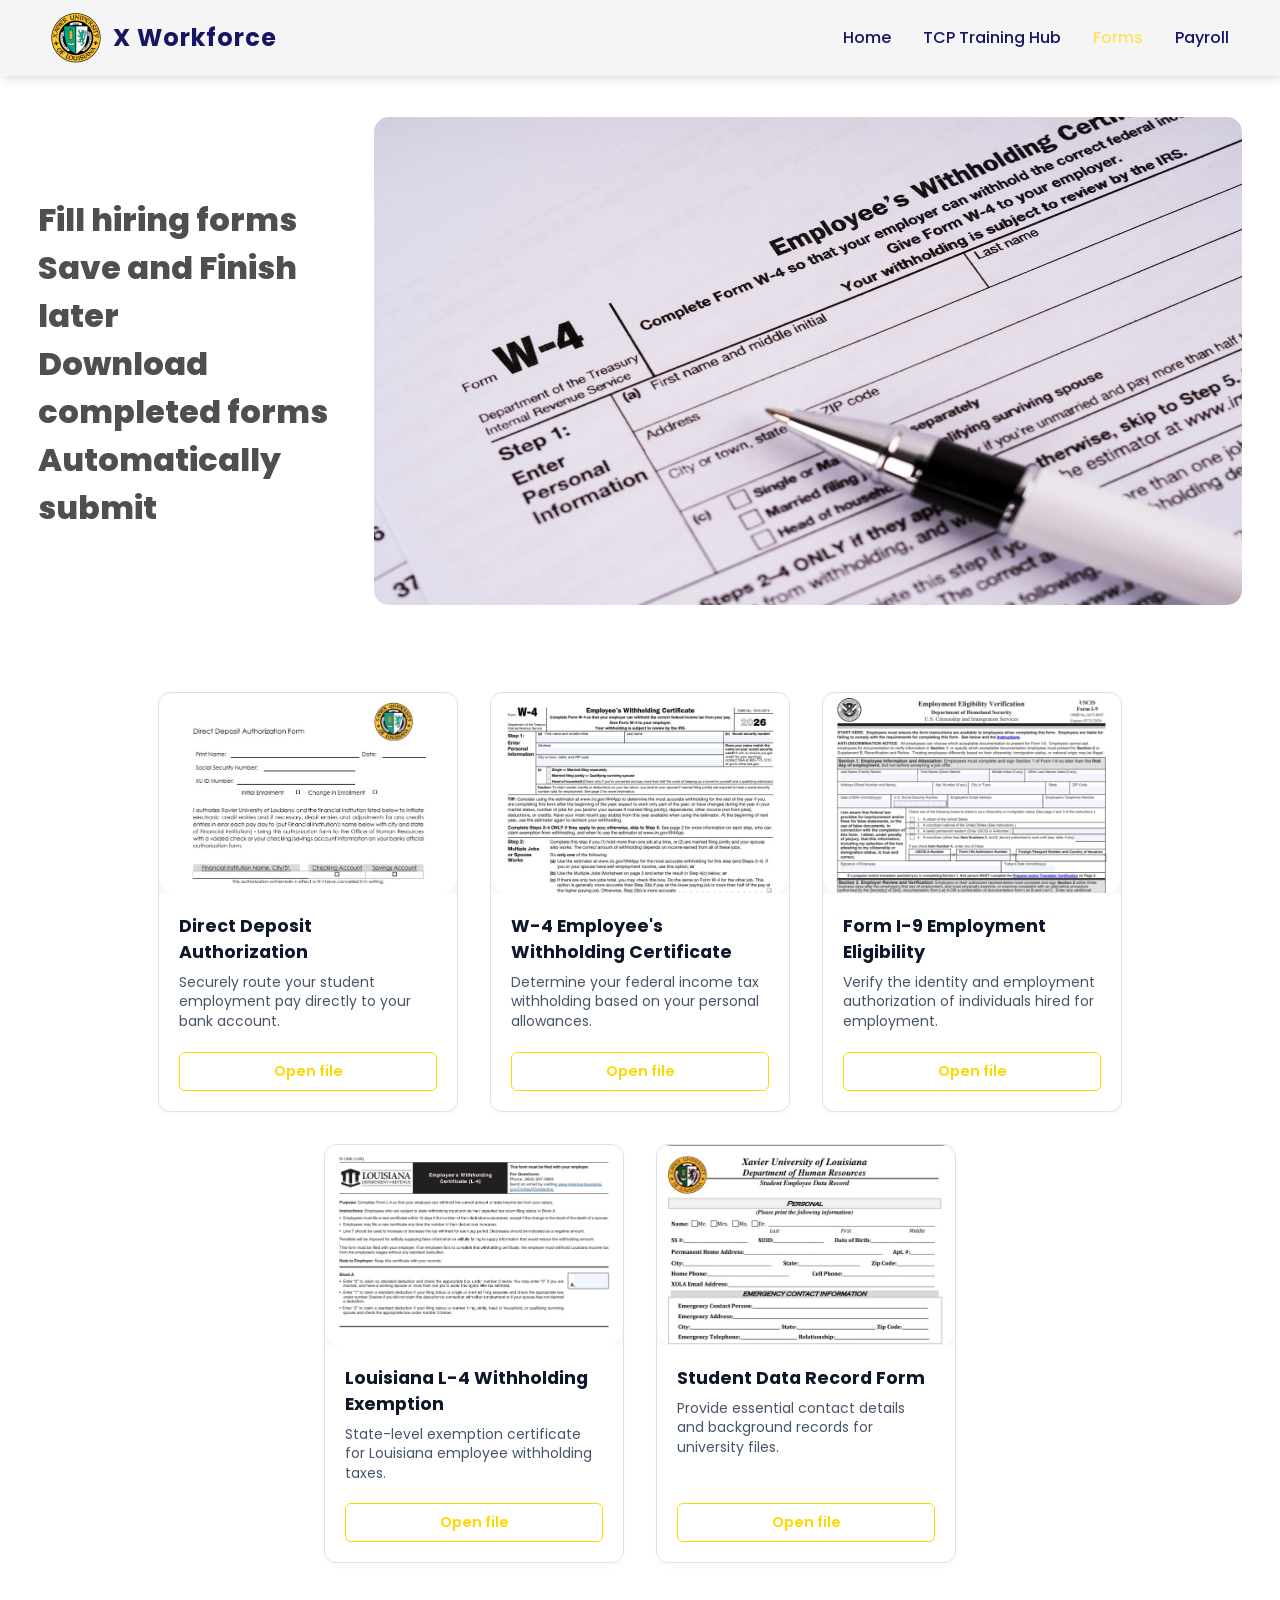
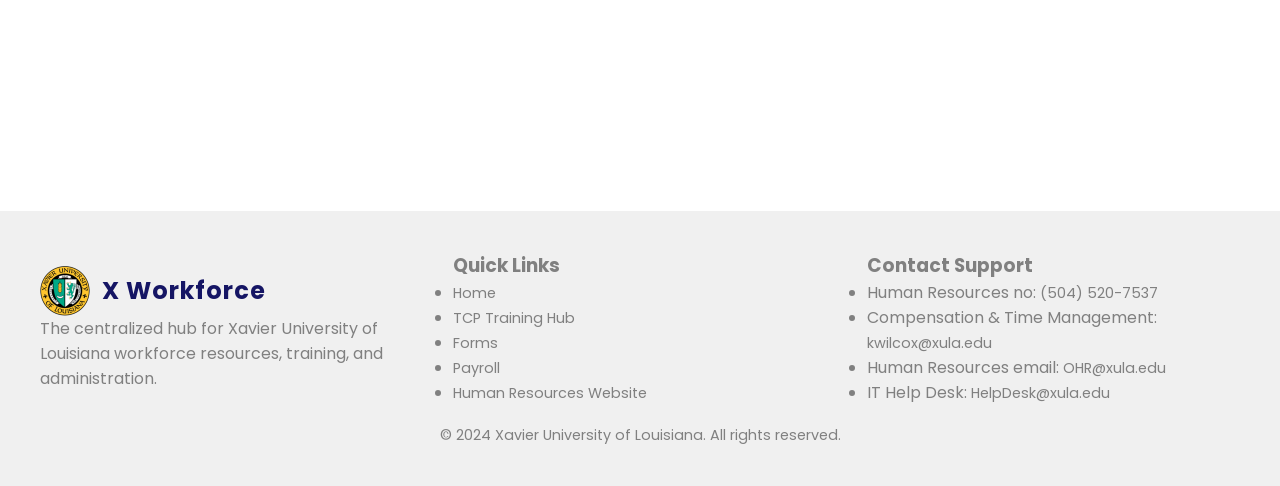
<file: pages/forms.html>
<!doctype html>
<html lang="en">
  <head>
    <meta charset="UTF-8" />
    <meta name="viewport" content="width=device-width, initial-scale=1.0" />
    <meta name="author" content="Xavier University of Louisiana Workforce" />
    <meta name="description" content="A guide for XULA student employees" />
    <title>The XULA Workforce Guide</title>

    <link rel="stylesheet" href="/assets/css/styles.css" />
    <link rel="stylesheet" href="/assets/css/forms.css" />
  </head>

  <body>
    <header>
      <nav class="navbar">
        <a href="/pages/index.html" class="logo">
          <img
            src="/assets/img/xavier-logo-100-x-100.png"
            alt="XULA Logo"
            width="50"
          />
          <span class="logo-text">X Workforce</span>
        </a>

        <button class="open-menu-btn">
          <svg
            xmlns="http://www.w3.org/2000/svg"
            height="24px"
            viewBox="0 -960 960 960"
            width="24px"
          >
            <path
              d="M120-240v-80h720v80H120Zm0-200v-80h720v80H120Zm0-200v-80h720v80H120Z"
            />
          </svg>
        </button>

        <ul class="navigation-links">
          <button class="close-menu-btn">
            <svg
              xmlns="http://www.w3.org/2000/svg"
              height="24px"
              viewBox="0 -960 960 960"
              width="24px"
            >
              <path
                d="m256-200-56-56 224-224-224-224 56-56 224 224 224-224 56 56-224 224 224 224-56 56-224-224-224 224Z"
              />
            </svg>
          </button>
          <li><a href="/pages/index.html">Home</a></li>
          <li><a href="/pages/tcp.html">TCP Training Hub</a></li>
          <li><a href="/pages/forms.html" class="active">Forms</a></li>
          <li><a href="/pages/payroll.html#calendar-table">Payroll</a></li>
        </ul>
      </nav>
    </header>
    <main>
      <section id="forms-introduction">
        <article id="forms-intro">
          <figure>
            <img
              src="../assets/img/about/hiring_forms_image_750_500.jpg"
              alt="Screenshot of a W-4 hiring form"
            />
          </figure>
          <div class="text-content">
            <p>
              Fill hiring forms <br />
              Save and Finish later <br />
              Download completed forms <br />
              Automatically submit
            </p>
          </div>
        </article>
      </section>
      <article id="fillable-hiring-forms">
        <!-- Form Card 1: Direct Deposit -->
        <a href="../assets/files-download/Direct Deposit Authorization Form.pdf" class="form-card" target="_blank">
          <figure class="form-image-container">
            <img 
              src="../assets/img/forms-image/direct_deposit.png" 
              alt="Image of student direct deposit form"
            />
            <div class="preview-overlay"></div>
          </figure>
          <div class="form-card-content">
            <h3 class="form-title">Direct Deposit Authorization</h3>
            <p class="form-description">Securely route your student employment pay directly to your bank account.</p>
            <span class="form-btn">Open file</span>
          </div>
        </a>

        <!-- Form Card 2: W-4 (IRS) -->
        <a href="https://www.irs.gov/pub/irs-pdf/fw4.pdf" class="form-card" target="_blank">
          <figure class="form-image-container">
            <img src="../assets/img/forms-image/w-4.png" alt="Screenshot of a W-4 hiring form" />
            <div class="preview-overlay"></div>
          </figure>
          <div class="form-card-content">
            <h3 class="form-title">W-4 Employee's Withholding Certificate</h3>
            <p class="form-description">Determine your federal income tax withholding based on your personal allowances.</p>
            <span class="form-btn">Open file</span>
          </div>
        </a>

        <!-- Form Card 3: I-9 -->
        <a href="https://www.uscis.gov/sites/default/files/document/forms/i-9.pdf" class="form-card" target="_blank">
          <figure class="form-image-container">
            <img src="../assets/img/forms-image/i-9.png" alt="Form I-9 Employment Eligibility Verification" />
            <div class="preview-overlay"></div>
          </figure>
          <div class="form-card-content">
            <h3 class="form-title">Form I-9 Employment Eligibility</h3>
            <p class="form-description">Verify the identity and employment authorization of individuals hired for employment.</p>
            <span class="form-btn">Open file</span>
          </div>
        </a>

        <!-- Form Card 4: L-4 -->
        <a href="https://dam.ldr.la.gov/taxforms/1300(1_25)F.pdf" class="form-card" target="_blank">
          <figure class="form-image-container">
            <img src="../assets/img/forms-image/l-4.png" alt="Louisiana L-4 form" />
            <div class="preview-overlay"></div>
          </figure>
          <div class="form-card-content">
            <h3 class="form-title">Louisiana L-4 Withholding Exemption</h3>
            <p class="form-description">State-level exemption certificate for Louisiana employee withholding taxes.</p>
            <span class="form-btn">Open file</span>
          </div>
        </a>

        <!-- Form Card 5: Student Data Record -->
        <a href="../assets/files-download/Student Data Record Form.pdf" class="form-card" target="_blank">
          <figure class="form-image-container">
            <img src="../assets/img/forms-image/student-data-rec.png" alt="Student Data Record Form" />
            <div class="preview-overlay"></div>
          </figure>
          <div class="form-card-content">
            <h3 class="form-title">Student Data Record Form</h3>
            <p class="form-description">Provide essential contact details and background records for university files.</p>
            <span class="form-btn">Open file</span>
          </div>
        </a>
      </article>
    </main> 

    <footer>
      <section id="outro-links">
        <article id="outro-summary">
          <a href="/pages/index.html" class="logo">
            <img
              src="/assets/img/xavier-logo-100-x-100.png"
              alt="XULA Logo"
              width="50"
            />
            <span class="logo-text">X Workforce</span>
          </a>
          <p>
            The centralized hub for Xavier University of Louisiana workforce
            resources, training, and administration.
          </p>
        </article>
        <article id="quick-links">
          <h3>Quick Links</h3>
          <ul class="footer-links">
              <li><a href="/pages/index.html" class="active">Home</a></li>
              <li><a href="/pages/tcp.html">TCP Training Hub</a></li>
              <li><a href="/pages/forms.html">Forms</a></li>
              <li><a href="/pages/payroll.html">Payroll</a></li>
              <li><a href="https://www.xula.edu/faculty-staff/human-resources/" target="_blank">Human Resources Website</a></li>
          </ul>
        </article>
        <article id="contact-info">
          <h3>Contact Support</h3>
          <ul class="footer-links">
              <li>Human Resources no: <a href="tel:504-520-7537">(504) 520-7537</a></li>
              <li>Compensation & Time Management: <a href="mailto:kwilcox@xula.edu">kwilcox@xula.edu</a></li>
              <li>Human Resources email: <a href="mailto:OHR@xula.edu">OHR@xula.edu</a></li>
              <li>IT Help Desk: <a href="mailto:HelpDesk@xula.edu">HelpDesk@xula.edu</a></li>
            </ul>
        </article>
      </section>
      <section id="copyright">
        <p>
          &copy; 2024 Xavier University of Louisiana. All rights reserved.
        </p>
    </footer>
    <script src="/assets/js/sidebar.js"></script>
  </body>
</html>

<!-- Access important forms Check out the payroll process for the next pay date, and more.<br /> -->
</file>
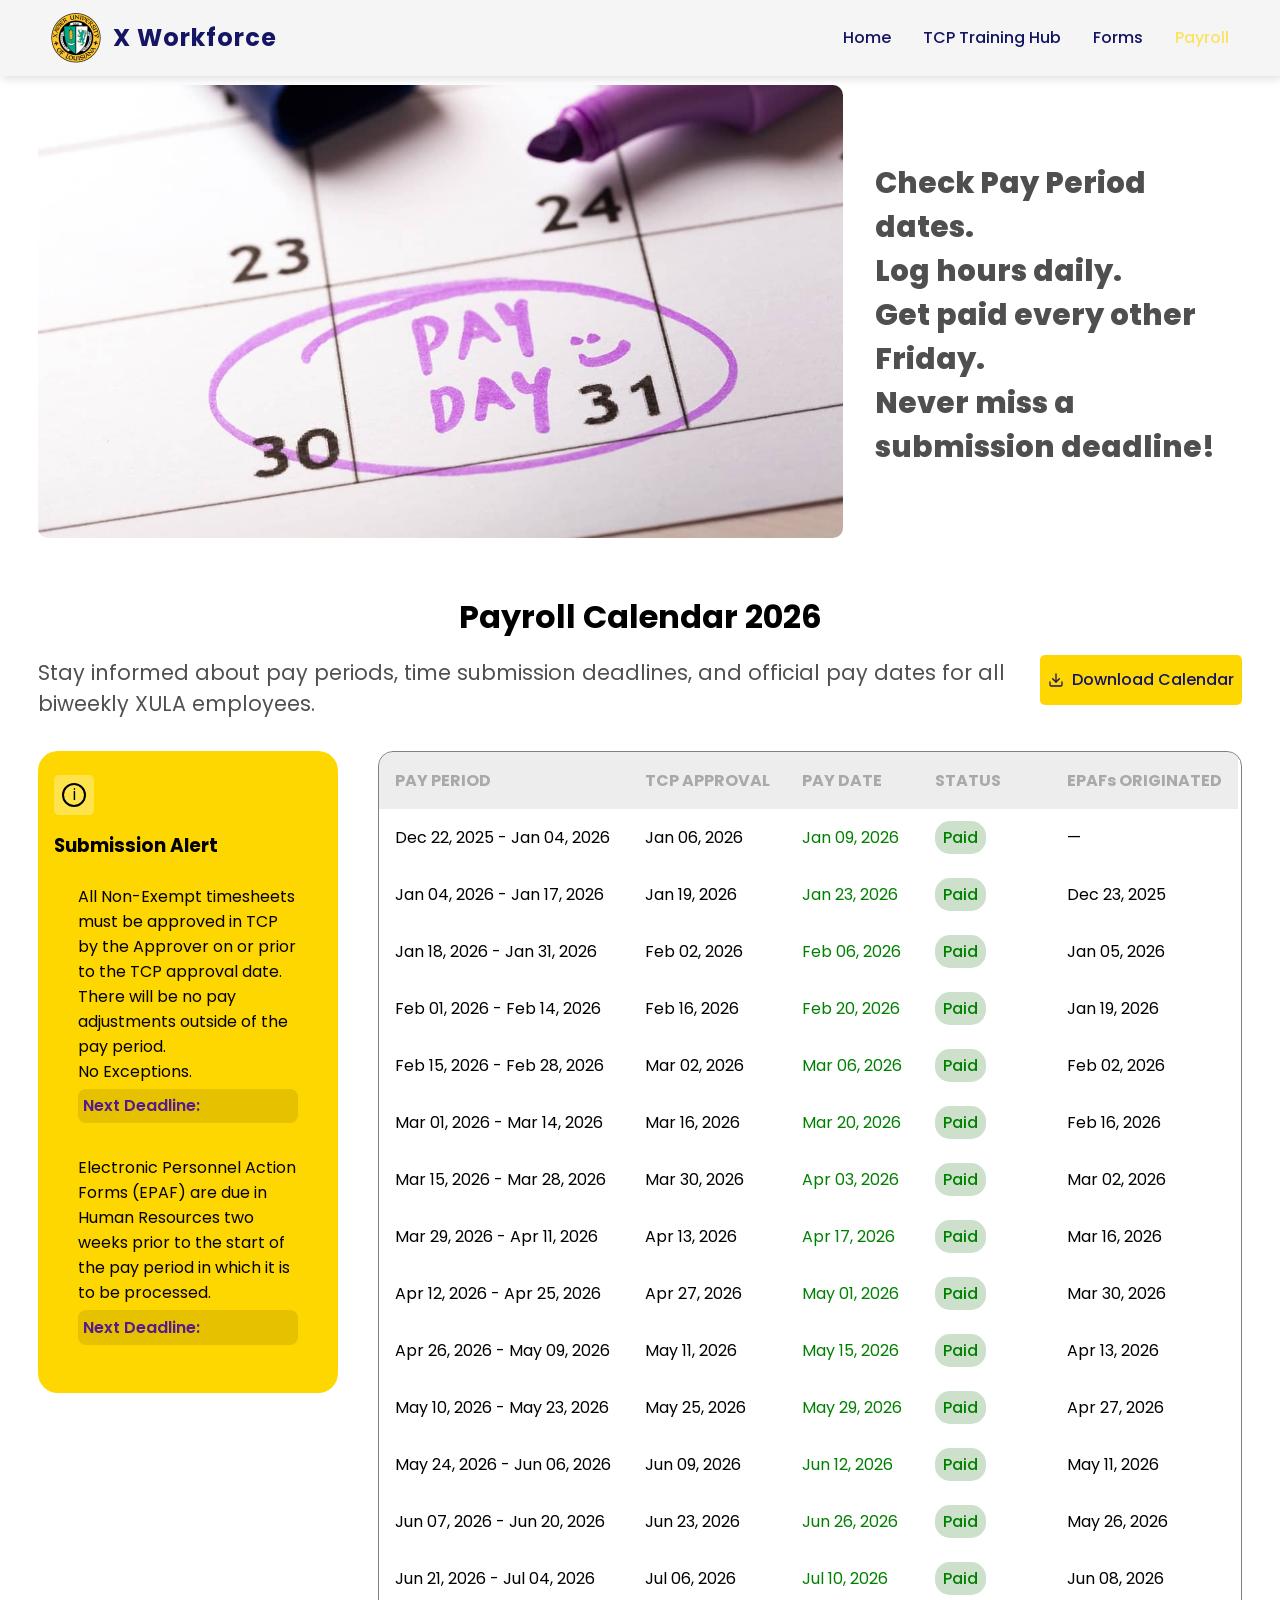
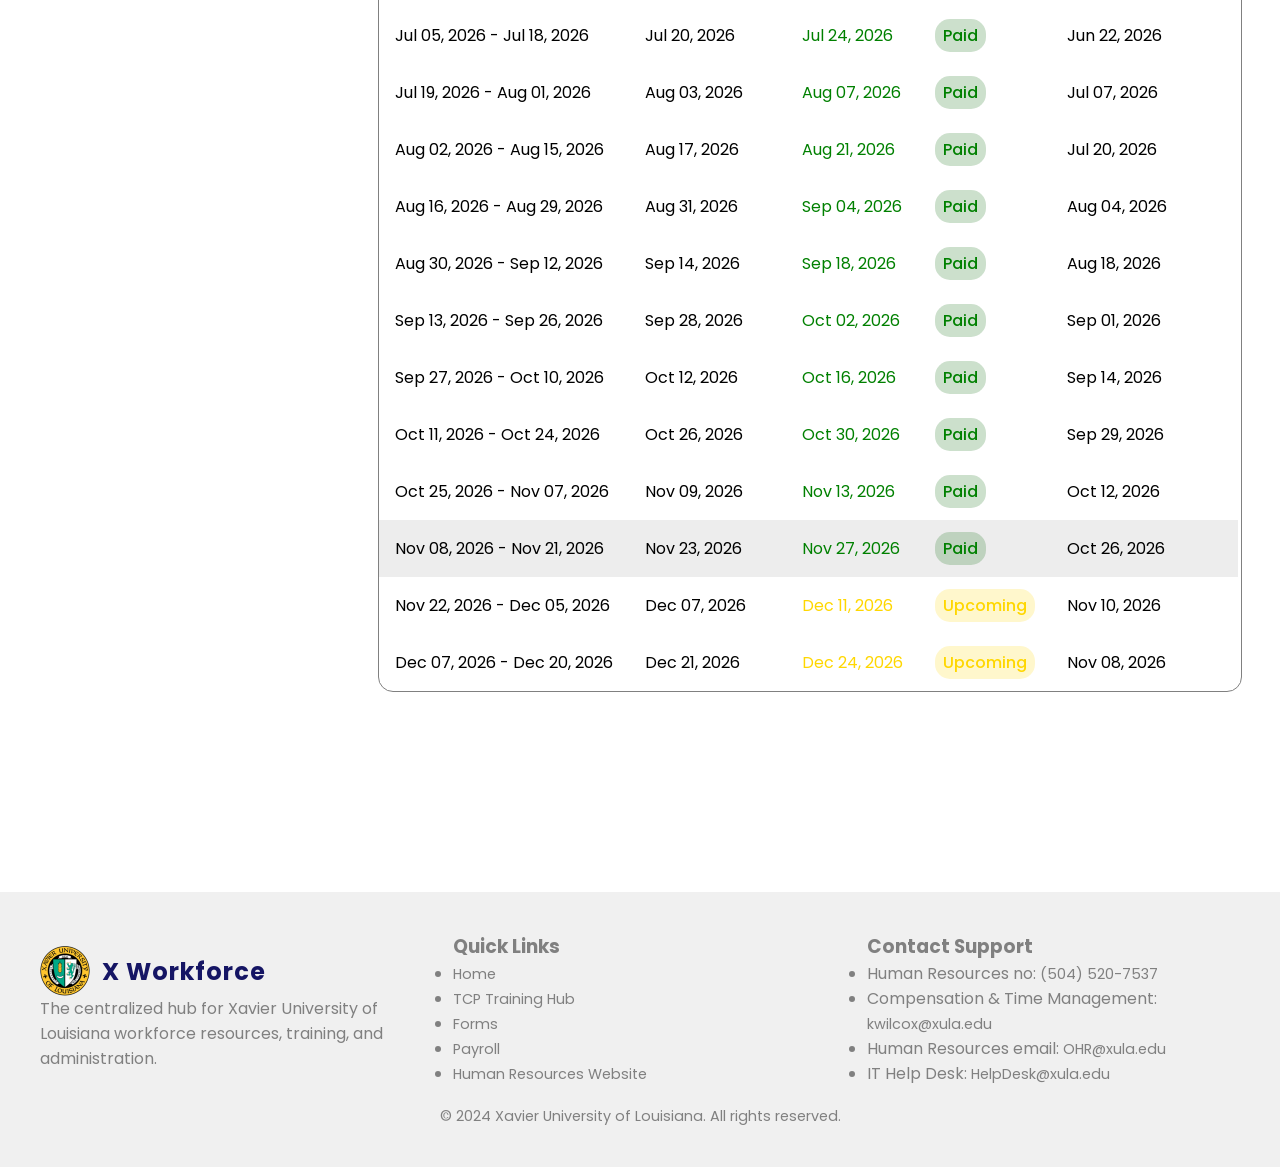
<file: pages/payroll.html>
<!doctype html>
<html lang="en">
  <head>
    <meta charset="UTF-8" />
    <meta name="viewport" content="width=device-width, initial-scale=1.0" />
    <meta name="author" content="Xavier University of Louisiana Workforce" />
    <meta name="description" content="A guide for XULA student employees" />
    <title>The XULA Workforce Guide</title>

    <link rel="stylesheet" href="/assets/css/styles.css" />
    <link rel="stylesheet" href="/assets/css/payroll_styles.css" />
  </head>

  <body>
    <header>
      <nav class="navbar">
        <a href="/pages/index.html" class="logo">
          <img
            src="/assets/img/xavier-logo-100-x-100.png"
            alt="XULA Logo"
            width="50"
          />
          <span class="logo-text">X Workforce</span>
        </a>

        <button class="open-menu-btn">
          <svg
            xmlns="http://www.w3.org/2000/svg"
            height="24px"
            viewBox="0 -960 960 960"
            width="24px"
          >
            <path
              d="M120-240v-80h720v80H120Zm0-200v-80h720v80H120Zm0-200v-80h720v80H120Z"
            />
          </svg>
        </button>

        <ul class="navigation-links">
          <button class="close-menu-btn">
            <svg
              xmlns="http://www.w3.org/2000/svg"
              height="24px"
              viewBox="0 -960 960 960"
              width="24px"
            >
              <path
                d="m256-200-56-56 224-224-224-224 56-56 224 224 224-224 56 56-224 224 224 224-56 56-224-224-224 224Z"
              />
            </svg>
          </button>
          <li><a href="/pages/index.html">Home</a></li>
          <li><a href="/pages/tcp.html" >TCP Training Hub</a></li>
          <li><a href="/pages/forms.html">Forms</a></li>
          <li><a href="/pages/payroll.html#payroll-calendar-info" class="active">Payroll</a></li>
        </ul>
      </nav>
    </header>

    <main>
        <section id="payroll-introduction">
            <article id="payroll-intro">
                <figure>
                <img
                    src="../assets/img/about/payroll_calendar_image_1200_x_675.png"
                    alt="Image of circled payday on  calendar"
                />
                </figure>
                <div class="text-content">
                <p>
                    Check Pay Period dates.<br />
                    Log hours daily.<br />
                    Get paid every other Friday.<br />
                    Never miss a submission deadline!
                </p>
                </div>
            </article>
        </section>
        <article id="payroll-calendar-info">
            <h2>Payroll Calendar 2026</h2>
            <div id="payroll-file">
                <p>Stay informed about pay periods, time submission deadlines, and official pay dates for all biweekly XULA employees.</p>
                <a class="download-link" href="../assets/files-download/2026_Biweekly_Employee_Payroll_Calendar.pdf" download="2026_Biweekly_Employee_Payroll_Calendar">
                    <svg width="16" height="16" viewBox="0 0 24 24" fill="none" stroke="currentColor" stroke-width="2" stroke-linecap="round" stroke-linejoin="round">
                        <path d="M21 15v4a2 2 0 0 1-2 2H5a2 2 0 0 1-2-2v-4"></path>
                        <polyline points="7 10 12 15 17 10"></polyline>
                        <line x1="12" y1="15" x2="12" y2="3"></line>
                    </svg>
                    Download Calendar
                </a>
            </div>
        </article>
        <section id="calendar-alert-table">
          <article id="calendar-alert">
            <div class="square-icon-wrapper">
              <div class="circle">
                i
              </div>
            </div>
            <h3>Submission Alert</h3>
            <ul>
              <li>
                <p>
                  All Non-Exempt timesheets must be approved in TCP by the Approver on or prior to the TCP approval date.
                  There will be no pay adjustments outside of the pay period. <br>
                  No Exceptions.
                  <a  id="tcp-deadline-date" href="" class="deadline">Next Deadline: <span></span></a>
          
                </p>
              </li>
              <li>
                <p>
                  Electronic Personnel Action Forms (EPAF) are due in Human Resources two weeks prior to the start of the pay
                  period in which it is to be processed.
                  <a id="epafs-deadline-date" href="" class="deadline">Next Deadline: <span id="epaf-deadline-date"></span></a>
                </p>
              </li>
            </ul>
          </article>
          <div class="table-container">
            <table id="calendar-table">
              <thead>
                <tr>
                  <th>PAY PERIOD</th>
                  <th>TCP APPROVAL</th>
                  <th>PAY DATE</th>
                  <th>STATUS</th>
                  <th>EPAFs ORIGINATED</th>
                </tr>
              </thead>
              <tbody>
                <tr>
                  <td>Dec 22, 2025 - Jan 04, 2026</td>
                  <td>Jan 06, 2026</td>
                  <td>Jan 09, 2026</td>
                  <td><span class="status-frame">Upcoming</span></td>
                  <td>—</td>
                </tr>
                <tr>
                  <td>Jan 04, 2026 - Jan 17, 2026</td>
                  <td>Jan 19, 2026</td>
                  <td>Jan 23, 2026</td>
                  <td><span class="status-frame">Upcoming</span></td>
                  <td>Dec 23, 2025</td>
                </tr>
                <tr>
                  <td>Jan 18, 2026 - Jan 31, 2026</td>
                  <td>Feb 02, 2026</td>
                  <td>Feb 06, 2026</td>
                  <td><span class="status-frame">Upcoming</span></td>
                  <td>Jan 05, 2026</td>
                </tr>
                <tr>
                  <td>Feb 01, 2026 - Feb 14, 2026</td>
                  <td>Feb 16, 2026</td>
                  <td>Feb 20, 2026</td>
                  <td><span class="status-frame">Upcoming</span></td>
                  <td>Jan 19, 2026</td>
                </tr>
                <tr>
                  <td>Feb 15, 2026 - Feb 28, 2026</td>
                  <td>Mar 02, 2026</td>
                  <td>Mar 06, 2026</td>
                  <td><span class="status-frame">Upcoming</span></td>
                  <td>Feb 02, 2026</td>
                </tr>
                <tr>
                  <td>Mar 01, 2026 - Mar 14, 2026</td>
                  <td>Mar 16, 2026</td>
                  <td>Mar 20, 2026</td>
                  <td><span class="status-frame">Upcoming</span></td>
                  <td>Feb 16, 2026</td>
                </tr>
                <tr>
                  <td>Mar 15, 2026 - Mar 28, 2026</td>
                  <td>Mar 30, 2026</td>
                  <td>Apr 03, 2026</td>
                  <td><span class="status-frame">Upcoming</span></td>
                  <td>Mar 02, 2026</td>
                </tr>
                <tr>
                  <td>Mar 29, 2026 - Apr 11, 2026</td>
                  <td>Apr 13, 2026</td>
                  <td>Apr 17, 2026</td>
                  <td><span class="status-frame">Upcoming</span></td>
                  <td>Mar 16, 2026</td>
                </tr>
                <tr>
                  <td>Apr 12, 2026 - Apr 25, 2026</td>
                  <td>Apr 27, 2026</td>
                  <td>May 01, 2026</td>
                  <td><span class="status-frame">Upcoming</span></td>
                  <td>Mar 30, 2026</td>
                </tr>
                <tr>
                  <td>Apr 26, 2026 - May 09, 2026</td>
                  <td>May 11, 2026</td>
                  <td>May 15, 2026</td>
                  <td><span class="status-frame">Upcoming</span></td>
                  <td>Apr 13, 2026</td>
                </tr>
                <tr>
                  <td>May 10, 2026 - May 23, 2026</td>
                  <td>May 25, 2026</td>
                  <td>May 29, 2026</td>
                  <td><span class="status-frame">Upcoming</span></td>
                  <td>Apr 27, 2026</td>
                </tr>
                <tr>
                  <td>May 24, 2026 - Jun 06, 2026</td>
                  <td>Jun 09, 2026</td>
                  <td>Jun 12, 2026</td>
                  <td><span class="status-frame">Upcoming</span></td>
                  <td>May 11, 2026</td>
                </tr>
                <tr>
                  <td>Jun 07, 2026 - Jun 20, 2026</td>
                  <td>Jun 23, 2026</td>
                  <td>Jun 26, 2026</td>
                  <td><span class="status-frame">Upcoming</span></td>
                  <td>May 26, 2026</td>
                </tr>
                <tr>
                  <td>Jun 21, 2026 - Jul 04, 2026</td>
                  <td>Jul 06, 2026</td>
                  <td>Jul 10, 2026</td>
                  <td><span class="status-frame">Upcoming</span></td>
                  <td>Jun 08, 2026</td>
                </tr>
                <tr>
                  <td>Jul 05, 2026 - Jul 18, 2026</td>
                  <td>Jul 20, 2026</td>
                  <td>Jul 24, 2026</td>
                  <td><span class="status-frame">Upcoming</span></td>
                  <td>Jun 22, 2026</td>
                </tr>
                <tr>
                  <td>Jul 19, 2026 - Aug 01, 2026</td>
                  <td>Aug 03, 2026</td>
                  <td>Aug 07, 2026</td>
                  <td><span class="status-frame">Upcoming</span></td>
                  <td>Jul 07, 2026</td>
                </tr>
                <tr>
                  <td>Aug 02, 2026 - Aug 15, 2026</td>
                  <td>Aug 17, 2026</td>
                  <td>Aug 21, 2026</td>
                  <td><span class="status-frame">Upcoming</span></td>
                  <td>Jul 20, 2026</td>
                </tr>
                <tr>
                  <td>Aug 16, 2026 - Aug 29, 2026</td>
                  <td>Aug 31, 2026</td>
                  <td>Sep 04, 2026</td>
                  <td><span class="status-frame">Upcoming</span></td>
                  <td>Aug 04, 2026</td>
                </tr>
                <tr>
                  <td>Aug 30, 2026 - Sep 12, 2026</td>
                  <td>Sep 14, 2026</td>
                  <td>Sep 18, 2026</td>
                  <td><span class="status-frame">Upcoming</span></td>
                  <td>Aug 18, 2026</td>
                </tr>
                <tr>
                  <td>Sep 13, 2026 - Sep 26, 2026</td>
                  <td>Sep 28, 2026</td>
                  <td>Oct 02, 2026</td>
                  <td><span class="status-frame">Upcoming</span></td>
                  <td>Sep 01, 2026</td>
                </tr>
                <tr>
                  <td>Sep 27, 2026 - Oct 10, 2026</td>
                  <td>Oct 12, 2026</td>
                  <td>Oct 16, 2026</td>
                  <td><span class="status-frame">Upcoming</span></td>
                  <td>Sep 14, 2026</td>
                </tr>
                <tr>
                  <td>Oct 11, 2026 - Oct 24, 2026</td>
                  <td>Oct 26, 2026</td>
                  <td>Oct 30, 2026</td>
                  <td><span class="status-frame">Upcoming</span></td>
                  <td>Sep 29, 2026</td>
                </tr>
                <tr>
                  <td>Oct 25, 2026 - Nov 07, 2026</td>
                  <td>Nov 09, 2026</td>
                  <td>Nov 13, 2026</td>
                  <td><span class="status-frame">Upcoming</span></td>
                  <td>Oct 12, 2026</td>
                </tr>
                <tr>
                  <td>Nov 08, 2026 - Nov 21, 2026</td>
                  <td>Nov 23, 2026</td>
                  <td>Nov 27, 2026</td>
                  <td><span class="status-frame">Upcoming</span></td>
                  <td>Oct 26, 2026</td>
                </tr>
                <tr>
                  <td>Nov 22, 2026 - Dec 05, 2026</td>
                  <td>Dec 07, 2026</td>
                  <td>Dec 11, 2026</td>
                  <td><span class="status-frame">Upcoming</span></td>
                  <td>Nov 10, 2026</td>
                </tr>
                <tr>
                  <td>Dec 07, 2026 - Dec 20, 2026</td>
                  <td>Dec 21, 2026</td>
                  <td>Dec 24, 2026</td>
                  <td><span class="status-frame">Upcoming</span></td>
                  <td>Nov 08, 2026</td>
                </tr>
              </tbody>
            </table>
          </div>
        </section>
    </main>
    <footer>
      <section id="outro-links">
        <article id="outro-summary">
          <a href="/pages/index.html" class="logo">
            <img
              src="/assets/img/xavier-logo-100-x-100.png"
              alt="XULA Logo"
              width="50"
            />
            <span class="logo-text">X Workforce</span>
          </a>
          <p>
            The centralized hub for Xavier University of Louisiana workforce
            resources, training, and administration.
          </p>
        </article>
        <article id="quick-links">
          <h3>Quick Links</h3>
          <ul class="footer-links">
              <li><a href="/pages/index.html" class="active">Home</a></li>
              <li><a href="/pages/tcp.html">TCP Training Hub</a></li>
              <li><a href="/pages/forms.html">Forms</a></li>
              <li><a href="/pages/payroll.html">Payroll</a></li>
              <li><a href="https://www.xula.edu/faculty-staff/human-resources/" target="_blank">Human Resources Website</a></li>
          </ul>
        </article>
        <article id="contact-info">
          <h3>Contact Support</h3>
          <ul class="footer-links">
              <li>Human Resources no: <a href="tel:504-520-7537">(504) 520-7537</a></li>
              <li>Compensation & Time Management: <a href="mailto:kwilcox@xula.edu">kwilcox@xula.edu</a></li>
              <li>Human Resources email: <a href="mailto:OHR@xula.edu">OHR@xula.edu</a></li>
              <li>IT Help Desk: <a href="mailto:HelpDesk@xula.edu">HelpDesk@xula.edu</a></li>
            </ul>
        </article>
      </section>
      <section id="copyright">
        <p>
          &copy; 2024 Xavier University of Louisiana. All rights reserved.
        </p>
    </footer>

    </main>
    <script src="../assets/js/sidebar.js"></script>
    <script src="../assets/js/payroll.js"></script>
  </body>
</html>
</file>
<file: assets/css/styles.css>
@import url("https://fonts.googleapis.com/css2?family=Poppins:wght@200;300;400;500;600;700&display=swap");

:root {
  --nav-link-color: rgb(21, 21, 100);
  --xula-gold-color: gold;
  --white-background-color: whitesmoke;
}

* {
  margin: 0;
  padding: 0;
  box-sizing: border-box;
}

/* * {
  outline: 1px solid red !important;
} */

body {
  font-family: "Poppins", sans-serif;
}

a {
  text-decoration: none;
}

img {
  width: 100%;
  border-radius: 15px;
}

.navbar {
  position: fixed;
  width: 100%;
  background-color: var(--white-background-color);
  padding: 1vw 4vw;
  z-index: 999;
  display: flex;
  align-items: center;
  justify-content: space-between;
  box-shadow: 2px 2px 10px rgba(0, 0, 0, 0.15);
}

.download-link {
  display: flex;
  align-items: center;
  gap: 0.5rem;
  padding: 0.5rem;
  height: 50px;
  white-space: nowrap;
  background-color: var(--xula-gold-color);
  color: var(--nav-link-color);
  border-radius: 5px;
  font-weight: 500;
  transition: background-color 0.3s ease-in;
}

.download-link:hover {
  background-color: rgb(168, 161, 27);
}

/* Logo Styling */
.logo-text {
  font-size: 1.5rem;
  font-weight: 700;
  letter-spacing: 1px;
  color: var(--nav-link-color);
}

.logo {
  display: flex;
  align-items: center;
}

.logo img {
  width: 50px;
  cursor: pointer;
  height: auto;
  margin-right: 0.75rem;
}

.open-menu-btn,
.close-menu-btn {
  fill: var(--nav-link-color);
  border: none;
  height: 24px;
  display: none;
  cursor: pointer;
  background-color: transparent;
}

/* Navigation Links */
.navigation-links {
  list-style: none;
  display: flex;
  gap: 2rem;
  align-items: center;
}

.navigation-links li a {
  color: var(--nav-link-color);
  font-weight: 500;
  /* font-size: 16px; */
  transition: all 0.3s ease;
  position: relative;
}

/* Hover & Active States */
.navigation-links li a:hover {
  color: var(--xula-gold-color);
}

.navigation-links li a.active {
  color: var(--xula-gold-color);
  pointer-events: none;
  cursor: default;
  opacity: 0.6;
  text-decoration: none;
}

/* Subtle underline effect on hover */
.navigation-links li a::after {
  content: "";
  position: absolute;
  width: 0;
  bottom: -5px;
  left: 0;
  height: 2px;
  background-color: var(--xula-gold-color);
  transition: width 0.3s ease;
  display: block;
}

.navigation-links li a:hover::after,
.navigation-links li a:active::after {
  width: 100%;
}

@media (max-width: 768px) {
  .logo-text {
    font-size: 1.2rem;
  }
  .navigation-links {
    gap: 1rem;
  }
}

@media (max-width: 620px) {
  .navigation-links {
    position: fixed;
    top: 0;
    right: -250px;
    width: 250px;
    border-radius: 10px;
    /* height: 100vh; */
    z-index: 1000;
    background-color: var(--white-background-color);

    flex-direction: column;
    align-items: flex-start;
    padding: 2rem;
    transition: right 0.4s ease-out;
    /* animation: sidebar-slide 2s ease-out 0.1s forwards ; */
  }

  .navigation-links.show {
    right: 0;
  }

  /* @keyframes sidebar-slide{

    100% {
      right: 0;
    }
    
  } */

  /* @keyframes reverse-sidebar-slide{
    0% {
      right: 0;
    }

    100% {
      right: -100%;
    }
    
  } */

  nav li {
    padding-block: 0.5rem;
  }

  .open-menu-btn,
  .close-menu-btn {
    display: block;
  }
}

/* @media (max-width: 700px) {
  .navigation-links {
    position: fixed;
    top: 0;
    right: 0;
    height: 100vh;
    z-index: 100000;
    background-color: var(--white-background-color);

    flex-direction: column;
  }
} */

#introduction {
  background-image:
    linear-gradient(rgba(32, 31, 31, 0.5), rgba(32, 31, 31, 0.5)),
    url(/assets/img/xavier-university-1920_x_1080.png);
  width: 100%;
  height: 100vh;
  background-size: cover;
  background-position: center;
  display: flex;
  flex-direction: column;
  justify-content: center; /*Down*/
  align-items: center;
  text-align: center;
  color: white;
  padding-top: 60px;
}
section h1 {
  margin-top: 60px;
}

p + .typing-text-container {
  margin-top: 1rem;
}

.typed-cursor,
#typing-text {
  font-size: 1.2rem;
  color: var(--white-background-color);
}

.typing-text-container {
  margin-top: 20px;
  font-size: 1.25rem;
  color: white;
}

.btn-link {
  background-color: var(--xula-gold-color);
  color: black;
  padding: 0.75rem 1.5rem;
  border-radius: 5px;
  font-weight: 500;
  margin-top: 40px;
  transition: background-color 0.3s ease;
}

.image-text-split {
  display: flex;
  align-items: center;
  gap: 2rem;
  max-width: 1200px;
  width: 100%;
  margin: 40px auto;
  padding: 10px;
}

:nth-child(2 of .image-text-split) {
  flex-direction: row-reverse;
}

:nth-child(2 of .image-text-split) .text-content {
  text-align: right;
  align-items: flex-end;
}

.image-text-split figure {
  padding: 10px;
}

.image-text-split .text-content {
  display: flex;
  flex-direction: column;
  align-items: flex-start;
}

.image-text-split p {
  font-family: "Poppins", sans-serif;
  font-size: 1.5rem;
}

.image-text-split img {
  border-radius: 10px;
  border: 1px solid rgba(0, 0, 0, 0.1);
  box-shadow: 10px 10px 10px rgba(0, 0, 0, 0.1);
  max-height: 100%;
}

@media (max-width: 800px) {
  .image-text-split {
    flex-direction: column;
    align-items: center;
    gap: 10px;
  }

  :nth-child(2 of .image-text-split) {
    flex-direction: column;
    text-align: center;
  }

  :nth-child(2 of .image-text-split) .text-content {
    text-align: center;
    align-items: center;
  }

  .image-text-split figure {
    width: 75%;
    padding: 0;
  }

  .image-text-split .text-content {
    align-items: center;
    text-align: center;
    padding-inline: 20px;
    justify-content: flex-start;
  }

  .btn-link {
    margin-top: 20px;
  }
}

@media (max-width: 450px) {
  .image-text-split p {
    font-size: 1.3rem;
  }
}

#join-now {
  padding: 40px 20px;
  margin: 100px 5vw;
  height: 40vh;
  position: relative;
  border-radius: 20px;
  background-color: var(--xula-gold-color);
  color: black;
  display: flex;
  flex-direction: column;
  align-items: center;
  gap: 2rem;
  justify-content: center;
}

#join-now .btn-link {
  background-color: black;
  color: var(--xula-gold-color);
  padding: 0.75rem 1.5rem;
  border-radius: 5px;
  font-weight: 500;
  transition: background-color 0.3s ease;
}

#quadrant-1,
#quadrant-2 {
  position: absolute;
  height: 30%;
  width: 20%;
  background-color: var(--nav-link-color);
  background-color: 0.1;
}
#quadrant-1 {
  top: 0;
  right: 0;
  border-radius: 0 20px 0 100%;
}

#quadrant-2 {
  bottom: 0;
  left: 0;
  border-radius: 0 100% 0 20px;
}

footer {
  background-color: rgb(240, 240, 240);
  color: grey;
  padding: 40px 20px;
  margin-top: 200px;
}

footer #outro-links {
  display: flex;
  align-items: center;
}

footer article {
  flex: 1;
  padding: 0 20px;
}

footer li a {
  color: grey;
  font-size: 0.9rem;
  transition: all 0.3s ease;
}

footer li a:hover {
  color: var(--xula-gold-color);
}

footer #copyright {
  text-align: center;
  margin-top: 20px;
  font-size: 0.9rem;
}

@media (max-width: 860px) {
  footer #outro-links {
    flex-direction: column;
    align-items: flex-start;
    gap: 2rem;
  }

  footer article {
    width: 75%;
  }
}
</file>
<file: assets/css/forms.css>
main {
  padding-inline: 3vw;
}

#forms-introduction {
  padding-top: 85px;
  display: flex;
  align-items: center;
}

#forms-intro img {
  aspect-ratio: 16 / 9;
}

#forms-intro {
  width: 100%;
  /* height: 80%; */
  display: flex;
  flex-direction: row-reverse;
  padding-block: 2.5vw;
}

@media (max-width: 700px) {
  #forms-intro {
    flex-direction: column;
    justify-content: space-between;
    gap: 2rem;
  }

  #forms-intro .text-content p {
    display: none;
  }
}

#forms-intro figure {
  width: 100%;
}

#forms-intro .text-content {
  display: flex;
  align-items: center;
  gap: 1rem;
  font-size: 2.5vw;
  font-weight: 800;
  color: rgba(0, 0, 0, 0.689);
}

#fillable-hiring-forms {
  display: flex;
  flex-wrap: wrap;
  gap: 2rem;
  justify-content: center;
  padding-block: 3rem;
}

.form-card {
  background: #ffffff;
  border: 1px solid #e0e0e0;
  border-radius: 12px;
  width: 300px;
  text-decoration: none;
  color: inherit;
  display: flex;
  flex-direction: column;
  overflow: hidden;
  transition: transform 0.2s ease, box-shadow 0.2s ease;
  box-shadow: 0 4px 6px rgba(0, 0, 0, 0.02);
}

.form-card:hover {
  transform: translateY(-5px);
  box-shadow: 0 10px 20px rgba(0, 0, 0, 0.08);
}

.form-image-container {
  position: relative;
  width: 100%;
  height: 200px;
  background: #f7f9fa;
  margin: 0;
  display: flex;
  align-items: center;
  justify-content: center;
  overflow: hidden;
}

.form-image-container img {
  width: 100%;
  height: 100%;
  object-fit: cover;
  object-position: top;
}

/* Optional Jotform-style hover preview badge */
.preview-overlay {
  position: absolute;
  inset: 0;
  background: rgba(0, 0, 0, 0.4);
  display: flex;
  align-items: center;
  justify-content: center;
  opacity: 0;
  transition: opacity 0.2s ease;
}

/* .preview-overlay span {
  background: #1e293b;
  color: white;
  padding: 0.5rem 1rem;
  border-radius: 20px;
  font-size: 0.85rem;
  font-weight: 600;
} */

.form-card:hover .preview-overlay {
  opacity: 1;
}

.form-card-content {
  padding: 1.25rem;
  display: flex;
  flex-direction: column;
  gap: 0.5rem;
  flex-grow: 1;
}

.form-title {
  font-size: 1.1rem;
  font-weight: 700;
  color: #0f172a;
  margin: 0;
}

.form-description {
  font-size: 0.875rem;
  color: #475569;
  margin: 0;
  line-height: 1.4;
  flex-grow: 1;
}

.form-btn {
  margin-top: 0.75rem;
  display: inline-block;
  border: 1px solid var(--xula-gold-color);
  color: var(--xula-gold-color);
  text-align: center;
  padding: 0.5rem 1rem;
  border-radius: 6px;
  font-weight: 600;
  font-size: 0.9rem;
  transition: background 0.2s, color 0.2s;
}

.form-card:hover .form-btn {
  background: var(--xula-gold-color);
  color: #ffffff;
}
</file>
<file: assets/css/payroll_styles.css>
main {
  padding-inline: 3vw;
}

#payroll-introduction {
  padding-top: 85px;
  display: flex;
  align-items: center;
}

#payroll-intro {
  display: flex;
  gap: 2rem;
  flex-direction: row;
}

@media (max-width: 700px) {
  #payroll-intro {
    justify-content: center;
  }

  #payroll-intro .text-content p {
    display: none;
  }
}

#payroll-intro img {
  border-radius: 10px;
}

#payroll-intro .text-content {
  display: flex;
  align-items: center;
  gap: 1rem;
  font-size: 2.3vw;
  font-weight: 800;
  color: #000000b0;
}

#payroll-calendar-info h2 {
  margin-top: 3rem;
  font-size: 2rem;
  text-align: center;
}

#payroll-file {
  display: flex;
  align-items: center;
  gap: 2rem;
}

#payroll-calendar-info p {
  margin-top: 1rem;
  font-size: 1.3rem;
  color: #000000b0;
}

@media (max-width: 690px) {
  #payroll-file {
    flex-direction: column;
    align-items: start;
  }
}

#calendar-alert-table {
  position: relative;
  display: flex;
  align-items: flex-start;
  gap: 2.5rem;
  margin-top: 2rem;
}

#calendar-alert {
  position: sticky;
  top: 0;
  flex: 0 0 300px;
  padding: 1rem;
  padding-block: 1.5rem;
  border-radius: 20px;
  background-color: gold;
}

.square-icon-wrapper {
  width: 40px;
  height: 40px;
  display: flex;
  align-items: center;
  justify-content: center;

  background-color: rgba(255, 255, 255, 0.3);
  border-radius: 5px;
}

.circle {
  display: flex;
  align-items: center;
  justify-content: center;
  width: 24px;
  height: 24px;
  border-radius: 50%;
  border: 2px solid black;
}

#calendar-alert h3 {
  margin-top: 1rem;
}

#calendar-alert ul li {
  list-style: none;
  padding: 0.5rem;
  margin: 1rem;
}

.deadline {
  display: block;
  margin-top: 0.3rem;
  padding: 0.3rem;
  font-weight: 600;
  background-color: rgba(0, 0, 0, 0.1);
  border-radius: 8px;
}

@media (max-width: 800px) {
  #calendar-alert-table {
    position: static;
    display: flex;
    flex-direction: column;
  }

  #calendar-alert {
    position: static;
    align-self: center;
  }
}

.table-container {
  overflow-x: auto;
  border: 1px solid gray;
  border-radius: 15px;
  display: flex;
  width: 100%;
}

table {
  border-collapse: collapse;
  padding-block: 1rem;
  flex-shrink: 0;

  /* overflow: hidden;   */
}

thead {
  background-color: rgba(211, 211, 211, 0.4);
  border-radius: 15px;
}

#calendar-table th,
#calendar-table td {
  padding: 1rem;
}

#calendar-table th {
  color: darkgray;
  text-align: start;
}

#calendar-table tr {
  transform: background-color 0.5s ease-in;
}

#last-paid-row {
  background-color: rgba(211, 211, 211, 0.4);
}

#calendar-table tr:hover {
  background-color: rgba(211, 211, 211, 0.4);
}

#calendar-table td:nth-child(3) {
  color: gold;
}

.status-frame {
  background-color: rgba(255, 215, 0, 0.2);
  color: gold;
  font-weight: 500;
  padding: 0.3rem 0.5rem;
  border-radius: 15px;
}
</file>
